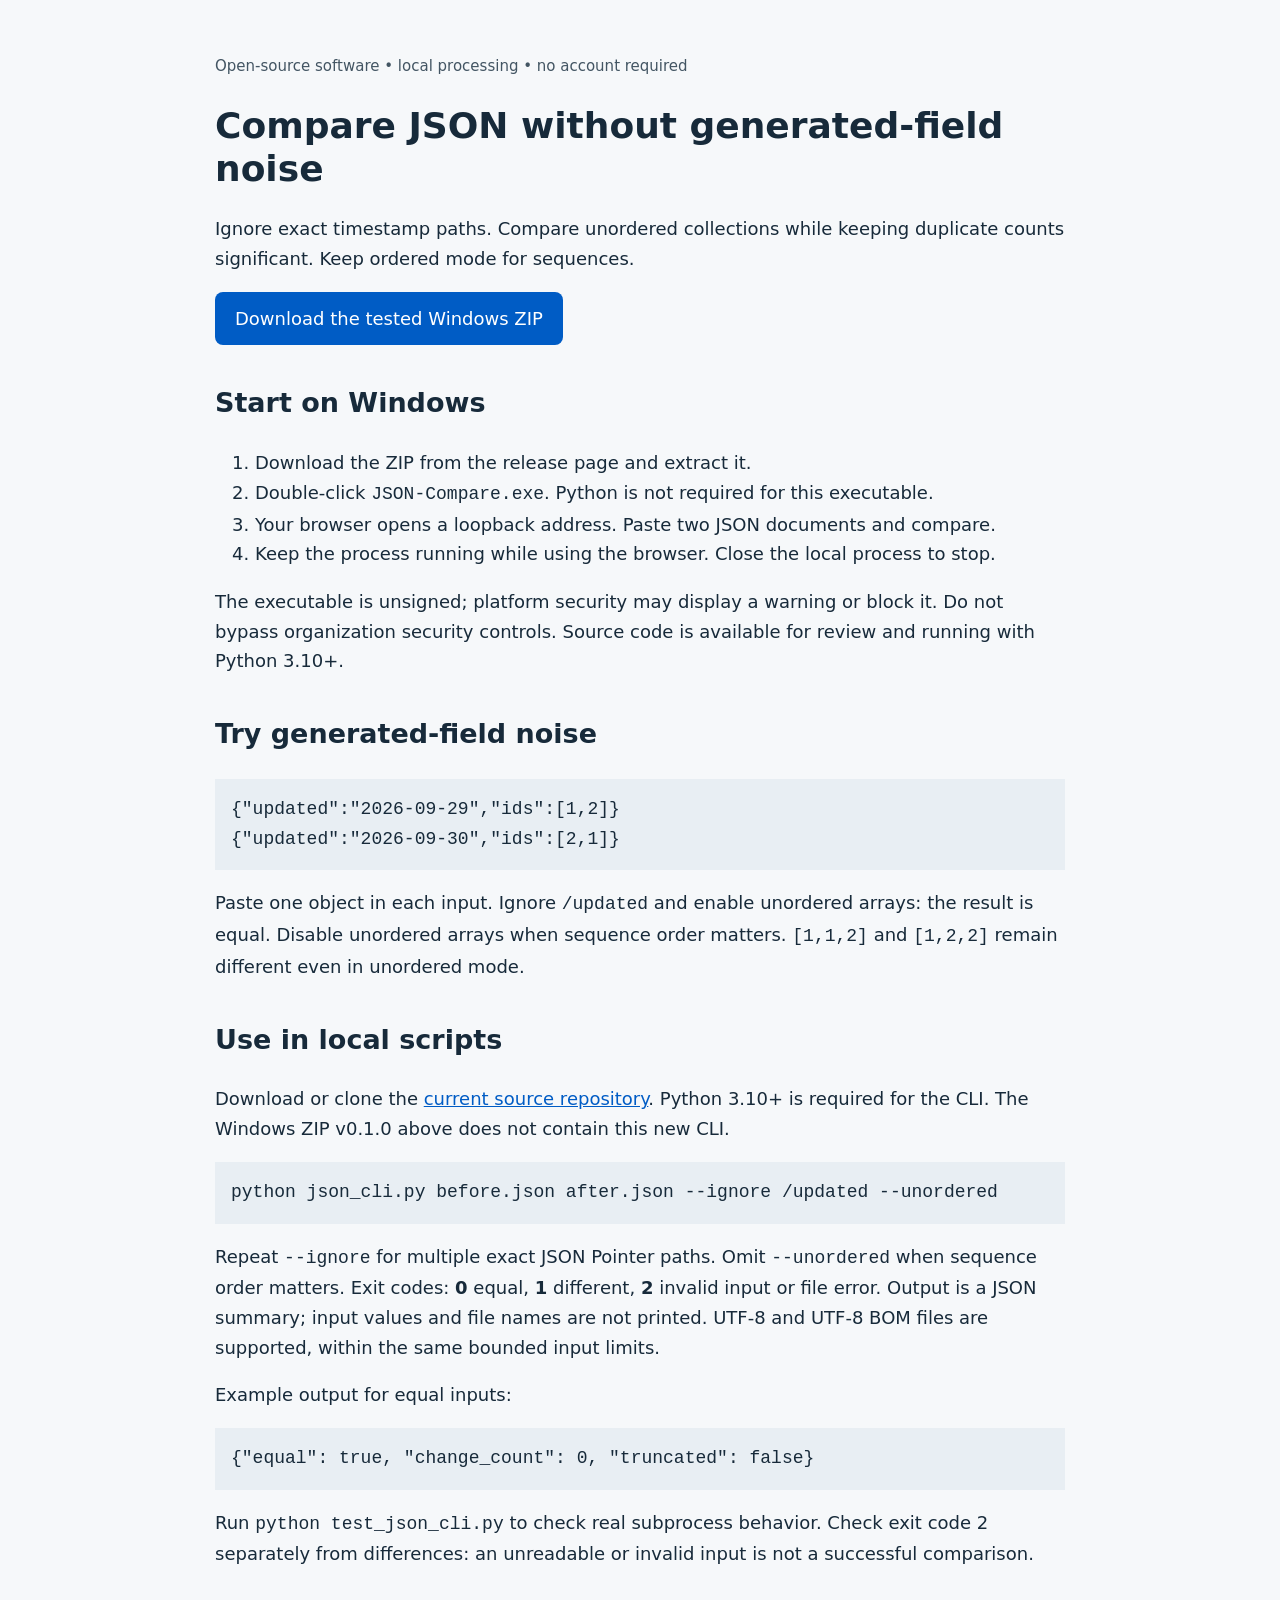
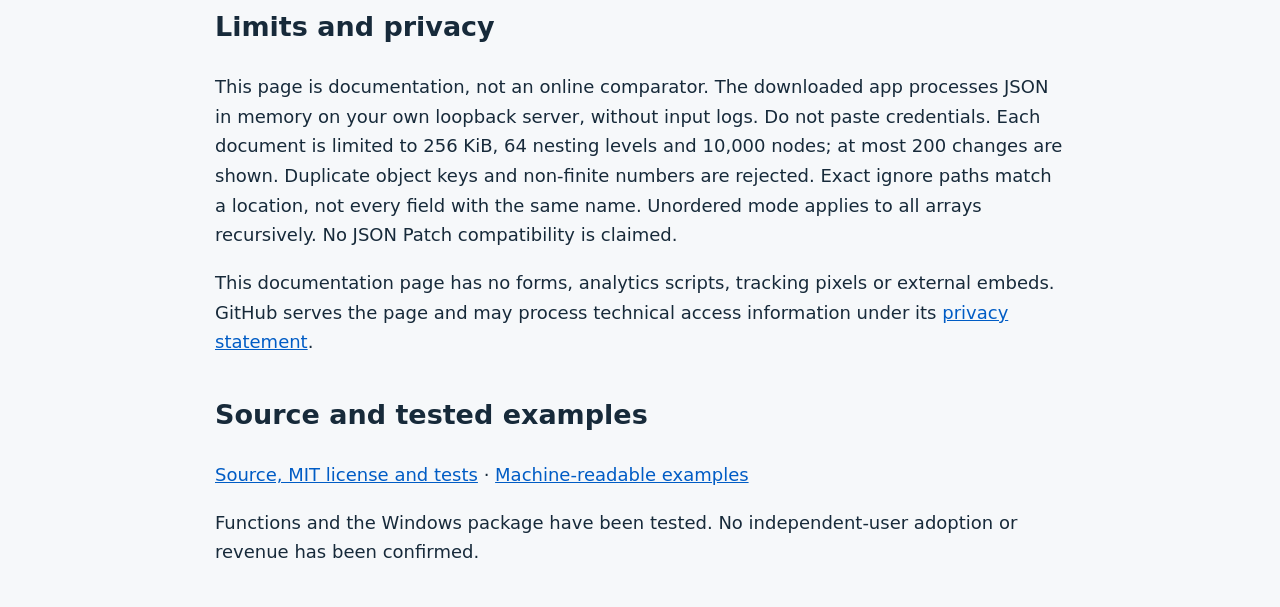
<file: docs/index.html>
<!doctype html><html lang="en"><meta charset="utf-8"><meta name="viewport" content="width=device-width,initial-scale=1">
<meta name="description" content="Download an open-source local JSON comparison tool. Ignore exact generated fields and optionally compare unordered arrays while preserving duplicate counts.">
<title>JSON Structure Compare — download and documentation</title>
<style>body{font:18px/1.65 system-ui,sans-serif;max-width:850px;margin:50px auto;padding:0 24px;color:#172a3a;background:#f6f8fa}h1{line-height:1.2}a{color:#005cc5}pre{padding:16px;background:#e8eef3;overflow:auto}section{margin:36px 0}.button{display:inline-block;background:#005cc5;color:white;padding:12px 20px;border-radius:8px;text-decoration:none}small{color:#435563}</style>
<main><small>Open-source software • local processing • no account required</small>
<h1>Compare JSON without generated-field noise</h1>
<p>Ignore exact timestamp paths. Compare unordered collections while keeping duplicate counts significant. Keep ordered mode for sequences.</p>
<p><a class="button" href="https://github.com/leon10124/sherlock-json-compare/releases/tag/v0.1.0">Download the tested Windows ZIP</a></p>
<section><h2>Start on Windows</h2><ol><li>Download the ZIP from the release page and extract it.</li><li>Double-click <code>JSON-Compare.exe</code>. Python is not required for this executable.</li><li>Your browser opens a loopback address. Paste two JSON documents and compare.</li><li>Keep the process running while using the browser. Close the local process to stop.</li></ol>
<p>The executable is unsigned; platform security may display a warning or block it. Do not bypass organization security controls. Source code is available for review and running with Python 3.10+.</p></section>
<section><h2>Try generated-field noise</h2><pre>{"updated":"2026-09-29","ids":[1,2]}
{"updated":"2026-09-30","ids":[2,1]}</pre><p>Paste one object in each input. Ignore <code>/updated</code> and enable unordered arrays: the result is equal. Disable unordered arrays when sequence order matters. <code>[1,1,2]</code> and <code>[1,2,2]</code> remain different even in unordered mode.</p></section>
<section id="scripts"><h2>Use in local scripts</h2>
<p>Download or clone the <a href="https://github.com/leon10124/sherlock-json-compare">current source repository</a>. Python 3.10+ is required for the CLI. The Windows ZIP v0.1.0 above does not contain this new CLI.</p>
<pre>python json_cli.py before.json after.json --ignore /updated --unordered</pre>
<p>Repeat <code>--ignore</code> for multiple exact JSON Pointer paths. Omit <code>--unordered</code> when sequence order matters. Exit codes: <strong>0</strong> equal, <strong>1</strong> different, <strong>2</strong> invalid input or file error. Output is a JSON summary; input values and file names are not printed. UTF-8 and UTF-8 BOM files are supported, within the same bounded input limits.</p>
<p>Example output for equal inputs:</p><pre>{"equal": true, "change_count": 0, "truncated": false}</pre>
<p>Run <code>python test_json_cli.py</code> to check real subprocess behavior. Check exit code 2 separately from differences: an unreadable or invalid input is not a successful comparison.</p></section>
<section><h2>Limits and privacy</h2><p>This page is documentation, not an online comparator. The downloaded app processes JSON in memory on your own loopback server, without input logs. Do not paste credentials. Each document is limited to 256 KiB, 64 nesting levels and 10,000 nodes; at most 200 changes are shown. Duplicate object keys and non-finite numbers are rejected. Exact ignore paths match a location, not every field with the same name. Unordered mode applies to all arrays recursively. No JSON Patch compatibility is claimed.</p>
<p>This documentation page has no forms, analytics scripts, tracking pixels or external embeds. GitHub serves the page and may process technical access information under its <a href="https://docs.github.com/en/site-policy/privacy-policies/github-general-privacy-statement">privacy statement</a>.</p></section>
<section><h2>Source and tested examples</h2><p><a href="https://github.com/leon10124/sherlock-json-compare">Source, MIT license and tests</a> · <a href="https://github.com/leon10124/sherlock-json-compare/blob/main/examples.json">Machine-readable examples</a></p><p>Functions and the Windows package have been tested. No independent-user adoption or revenue has been confirmed.</p></section></main></html>
</file>
